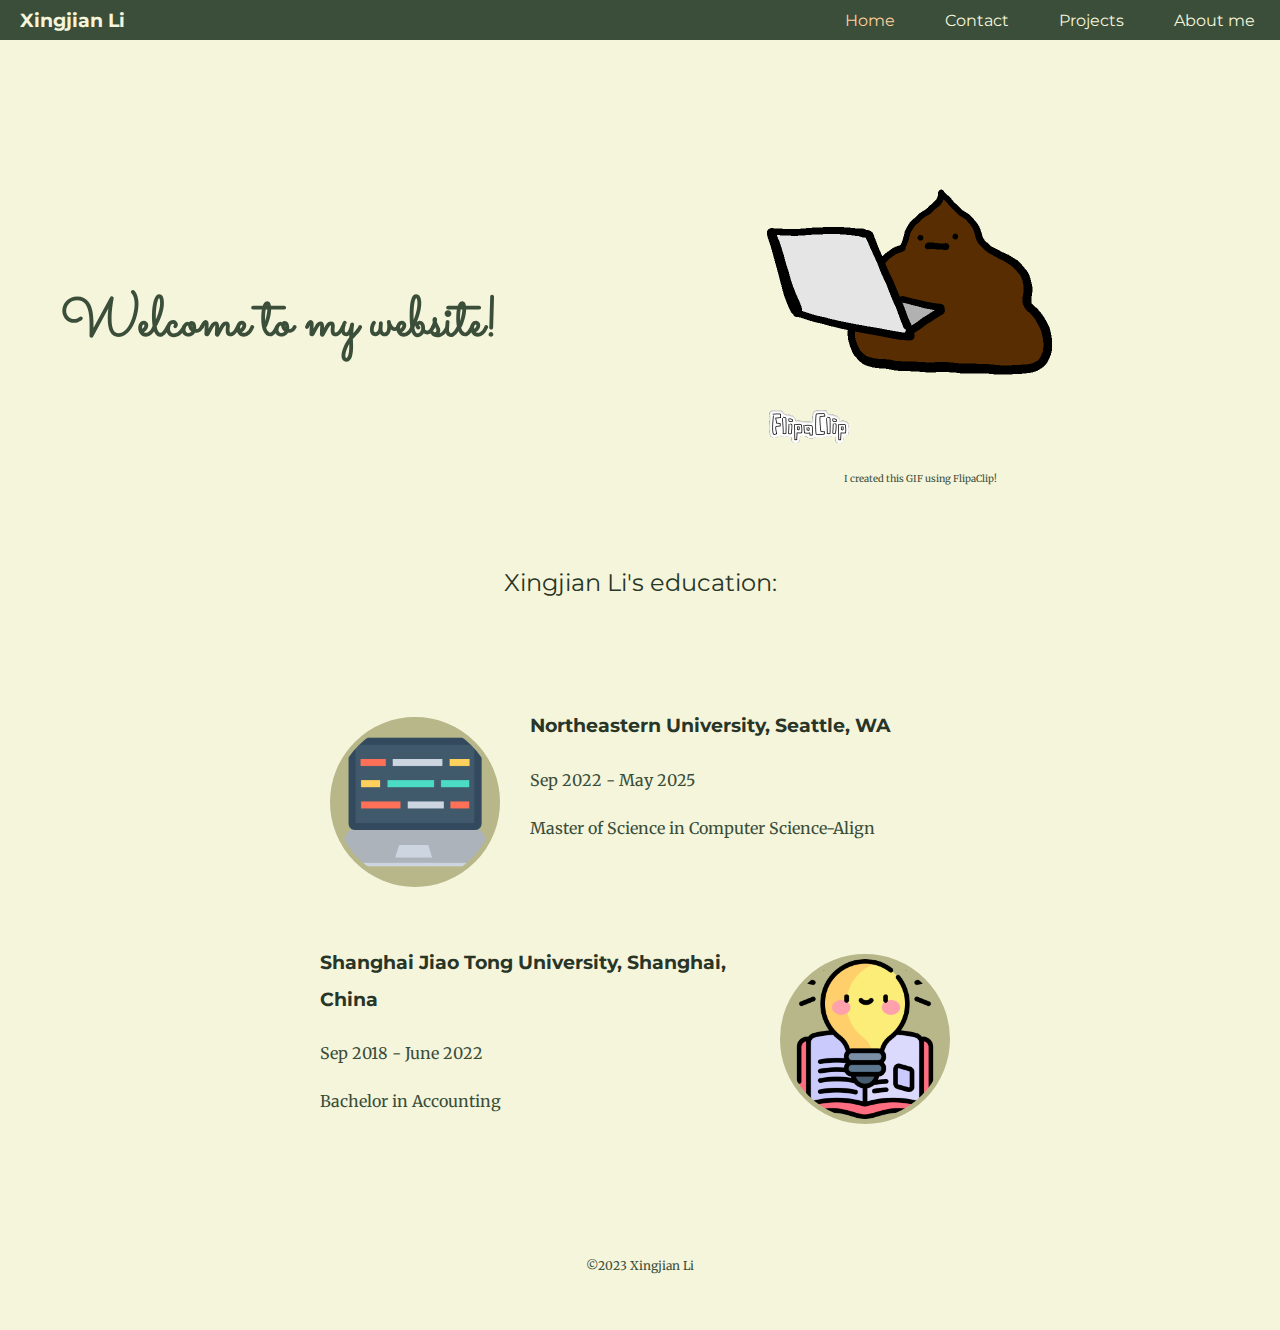
<file: index.html>
<!DOCTYPE html>
<html>
    <head>
        <meta charset="UTF-8">
        <title>Home</title>
        <link rel="stylesheet" type = "text/css" href = "css/styles.css">
        <link rel="stylesheet" type = "text/css" href = "css/index-styles.css">
        <link rel="icon" href="favicon.ico">
        <link rel="preconnect" href="https://fonts.googleapis.com">
        <link rel="preconnect" href="https://fonts.gstatic.com" crossorigin>
        <link href="https://fonts.googleapis.com/css2?family=Merriweather&family=Montserrat&family=Sacramento&display=swap" rel="stylesheet">
    </head>

    <body>
        <div class="navbar">
          <div>
            <h3 class="nav-title">Xingjian Li</h3>
          </div>
          <ul class="nav-content">
            <li><a href="index.html"><span>Home</span></a></li>
            <li><a href="contact.html">Contact</spanContact></a></li>
            <li><a href="projects.html">Projects</a></li>
            <li><a href="myself.html">About me</a></li>
          </ul>
        </div>
        <div class="top">  
            <h1 >Welcome to my website!</h1>
            <div class="gif">
              <img class="star" src="images/Star1.GIF" alt="Star1">
              <p class="about-gif">I created this GIF using FlipaClip!</p>
            </div>
        </div>
        <div class="mid">
            <div>
              <h2>Xingjian Li's education: </h2>
              <div class="edu-row">
                <img class="eduimage computer" src="images/computer.png" alt="edu 1">
                <h3>Northeastern University, Seattle, WA</h3>
                <p>Sep 2022 - May 2025</p>
                <p>Master of Science in Computer Science-Align</p>
              </div>
              <div class="edu-row">
                <img class="eduimage book" src="images/book.png" alt="edu 2">
                <h3>Shanghai Jiao Tong University, Shanghai, China</h3>
                <p>Sep 2018 - June 2022</p>
                <p>Bachelor in Accounting</p>
              </div>
           </div>
        </div>
        <div class="bot">
          <p class = "copyright">©2023 Xingjian Li</p>
        </div>
          
        
    </body>
</html>
</file>
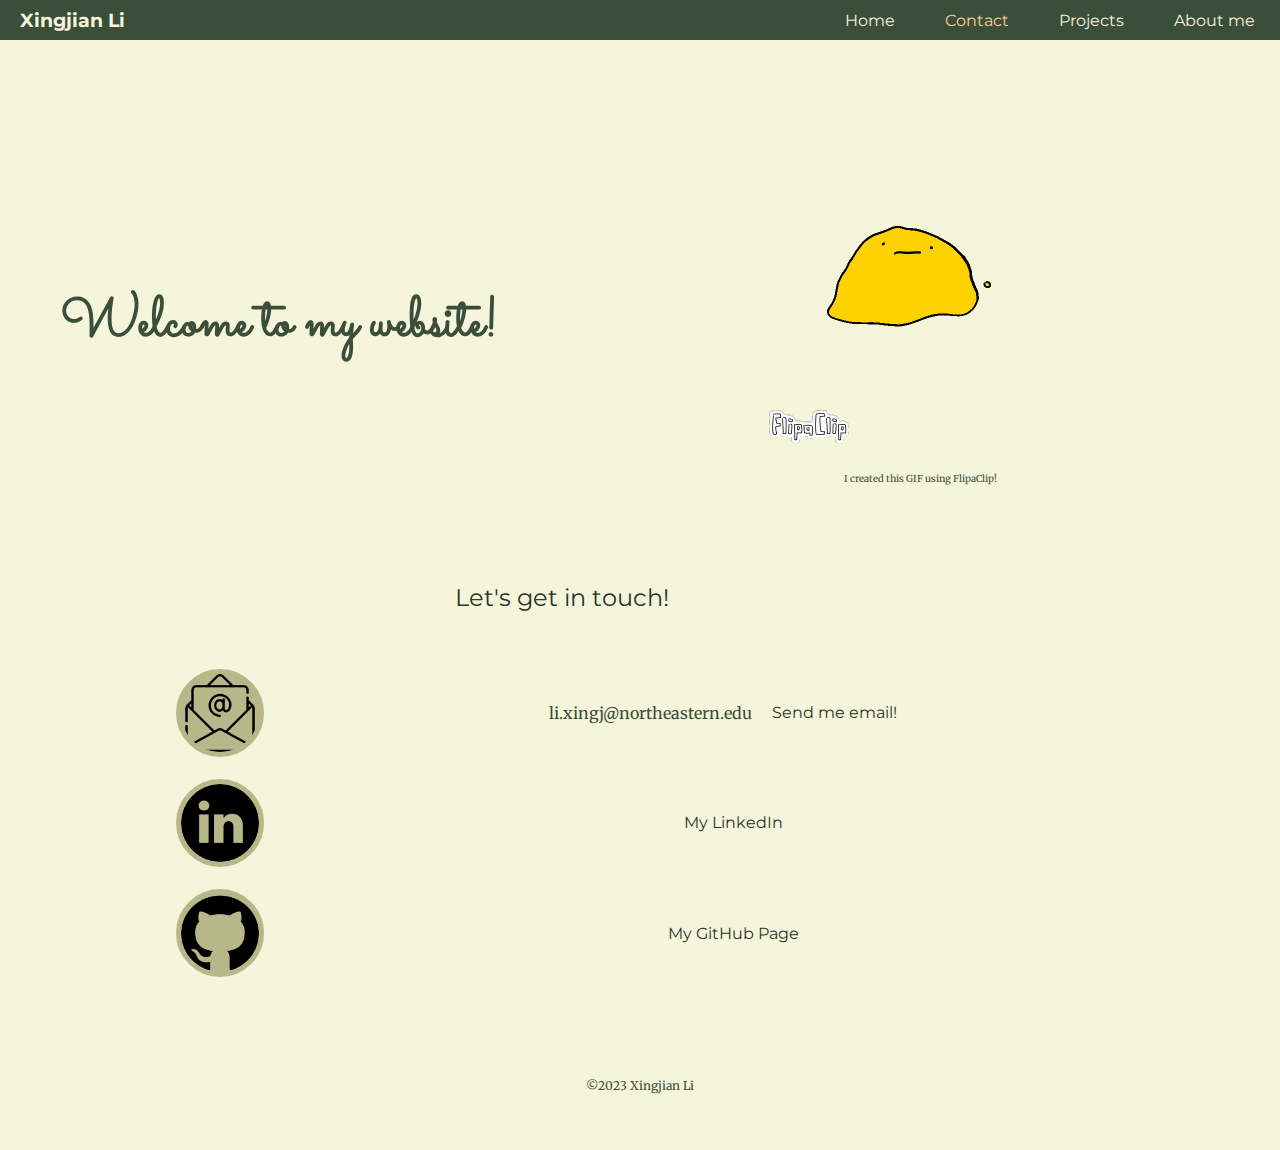
<file: contact.html>
<!DOCTYPE html>
<html>
    <head>
        <meta charset="UTF-8">
        <title>Contact</title>
        <link rel="stylesheet" type = "text/css" href = "css/styles.css">
        <link rel="stylesheet" type = "text/css" href = "css/contact-styles.css">
        <link rel="icon" href = "favicon.ico">
        <link rel="preconnect" href="https://fonts.googleapis.com">
        <link rel="preconnect" href="https://fonts.gstatic.com" crossorigin>
        <link href="https://fonts.googleapis.com/css2?family=Merriweather&family=Montserrat&family=Sacramento&display=swap" rel="stylesheet">
    </head>

    <body>
      <div class="navbar">
        <div>
          <h3 class="nav-title">Xingjian Li</h3>
        </div>
        <ul class="nav-content">
          <li><a href="index.html">Home</a></li>
          <li><a href="contact.html"><span>Contact</span></a></li>
          <li><a href="projects.html">Projects</a></li>
          <li><a href="myself.html">About me</a></li>
        </ul>
      </div>
      <div class="top">  
        <h1>Welcome to my website!</h1>
        <div class="gif">
          <img class="star" src="images/Star2.GIF" alt="Star2">
          <p class="about-gif">I created this GIF using FlipaClip!</p>
        </div>
      </div>
      <div class="grid-container">
        <div class="grid-header grid-content">
          <h2>Let's get in touch!</h2>
        </div>
        <div class="row1-1 grid-content">
          <img class="grid-icons" src="images/email.png" alt="Email">
        </div>
        <div class="row1-2 grid-content">
          li.xingj@northeastern.edu
          <a href="mailto:li.xingj@northeastern.edu">Send me email!</a>
        </div>
        <div class="row2-1 grid-content">
          <img class="grid-icons" src="images/linkedin.png" alt="LinkedIn">
        </div>
        <div class="row2-2 grid-content">
          <a href="https://www.linkedin.com/in/xingjian-li-neu/">My LinkedIn</a>
        </div>
        <div class="row3-1 grid-content">
          <img class="grid-icons" src="images/github.png" alt="GitHub">
        </div>
        <div class="row3-2 grid-content">
          <a href="https://www.github.com/Xingjian-Li-117">My GitHub Page</a>
        </div>
    </div>
      <div class="bot">
        <p class = "copyright">©2023 Xingjian Li</p>
      </div>
          
        
    </body>
</html>
</file>
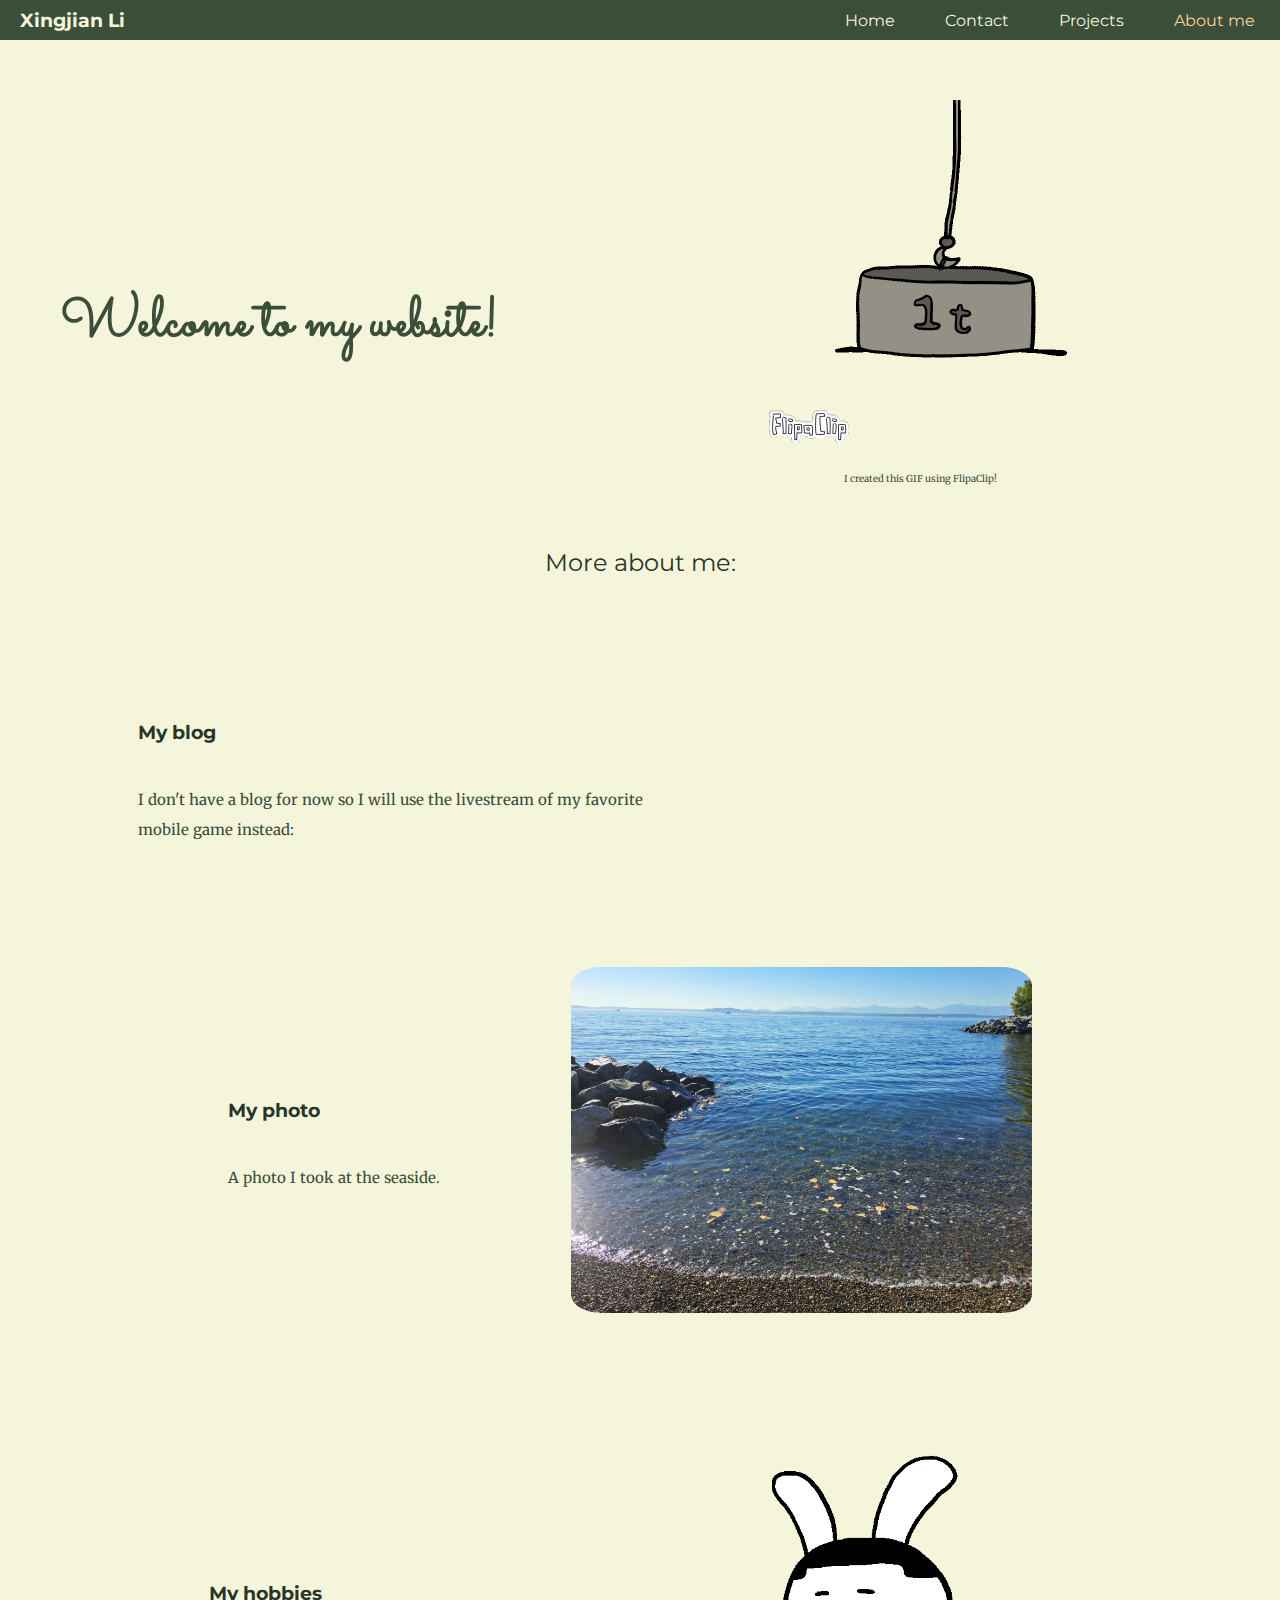
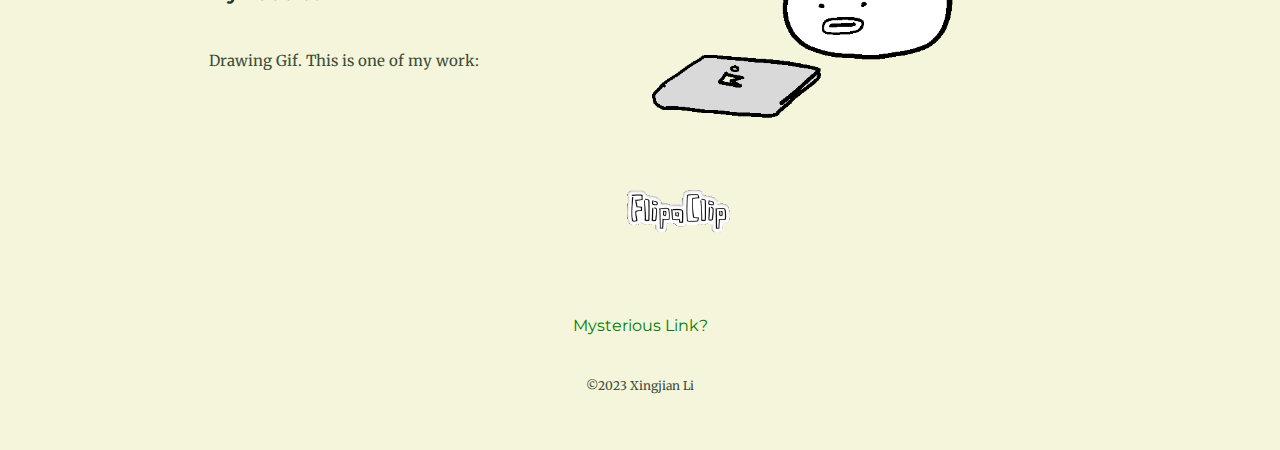
<file: myself.html>
<!DOCTYPE html>
<html>
    <head>
        <meta charset="UTF-8">
        <title>Myself</title>
        <link rel="stylesheet" type = "text/css" href = "css/styles.css">
        <link rel="stylesheet" type = "text/css" href = "css/myself-styles.css">
        <link rel="icon" href = "favicon.ico">
        <link rel="preconnect" href="https://fonts.googleapis.com">
        <link rel="preconnect" href="https://fonts.gstatic.com" crossorigin>
        <link href="https://fonts.googleapis.com/css2?family=Merriweather&family=Montserrat&family=Sacramento&display=swap" rel="stylesheet">
    </head>

    <body>
      <div class="navbar">
        <div>
          <h3 class="nav-title">Xingjian Li</h3>
        </div>
        <ul class="nav-content">
          <li><a href="index.html">Home</a></li>
          <li><a href="contact.html">Contact</a></li>
          <li><a href="projects.html">Projects</a></li>
          <li><a href="myself.html"><span>About me</span></a></li>
        </ul>
      </div>
      <div class="top">  
        <h1>Welcome to my website!</h1>
        <div class="gif">
          <img class="star" src="images/Star4.GIF" alt="Star4">
          <p class="about-gif">I created this GIF using FlipaClip!</p>
        </div>
      </div>
      <h2 class="about-me">More about me: </h2>
        <div class="my-row blog">
            <div class="description">
                <h3>My blog</h3>
                <p>I don't have a blog for now so I will use the livestream of my favorite mobile game instead:</p>
            </div>  
            <iframe width="530" height="280" src="https://www.youtube.com/embed/VNObJ9ZHbbM?si=-Z3IRbyMpzpPT4nM" 
            title="YouTube video player" frameborder="0" allow="accelerometer; autoplay; 
            clipboard-write; encrypted-media; gyroscope; picture-in-picture; web-share" 
            allowfullscreen></iframe>
        </div>
        <div class="my-row photo">
            <div class="description">
                <h3>My photo</h3>
                <p>A photo I took at the seaside.</p>
            </div> 
            <img class="image my-photo" src="images/my.jpeg" alt="my photo">
        </div>
        <div class="my-row hobbies">
            <div class="description">
                <h3>My hobbies</h3>
                <p>Drawing Gif. This is one of my work:</p>
            </div> 
            <img class="image my-photo" src="images/myWork.GIF" alt="my work">
        </div>
      <div class="bot">
        <a href="https://youtu.be/dQw4w9WgXcQ">Mysterious Link? </a>
        <p class = "copyright">©2023 Xingjian Li</p>
      </div>
          
        
    </body>
</html>
</file>
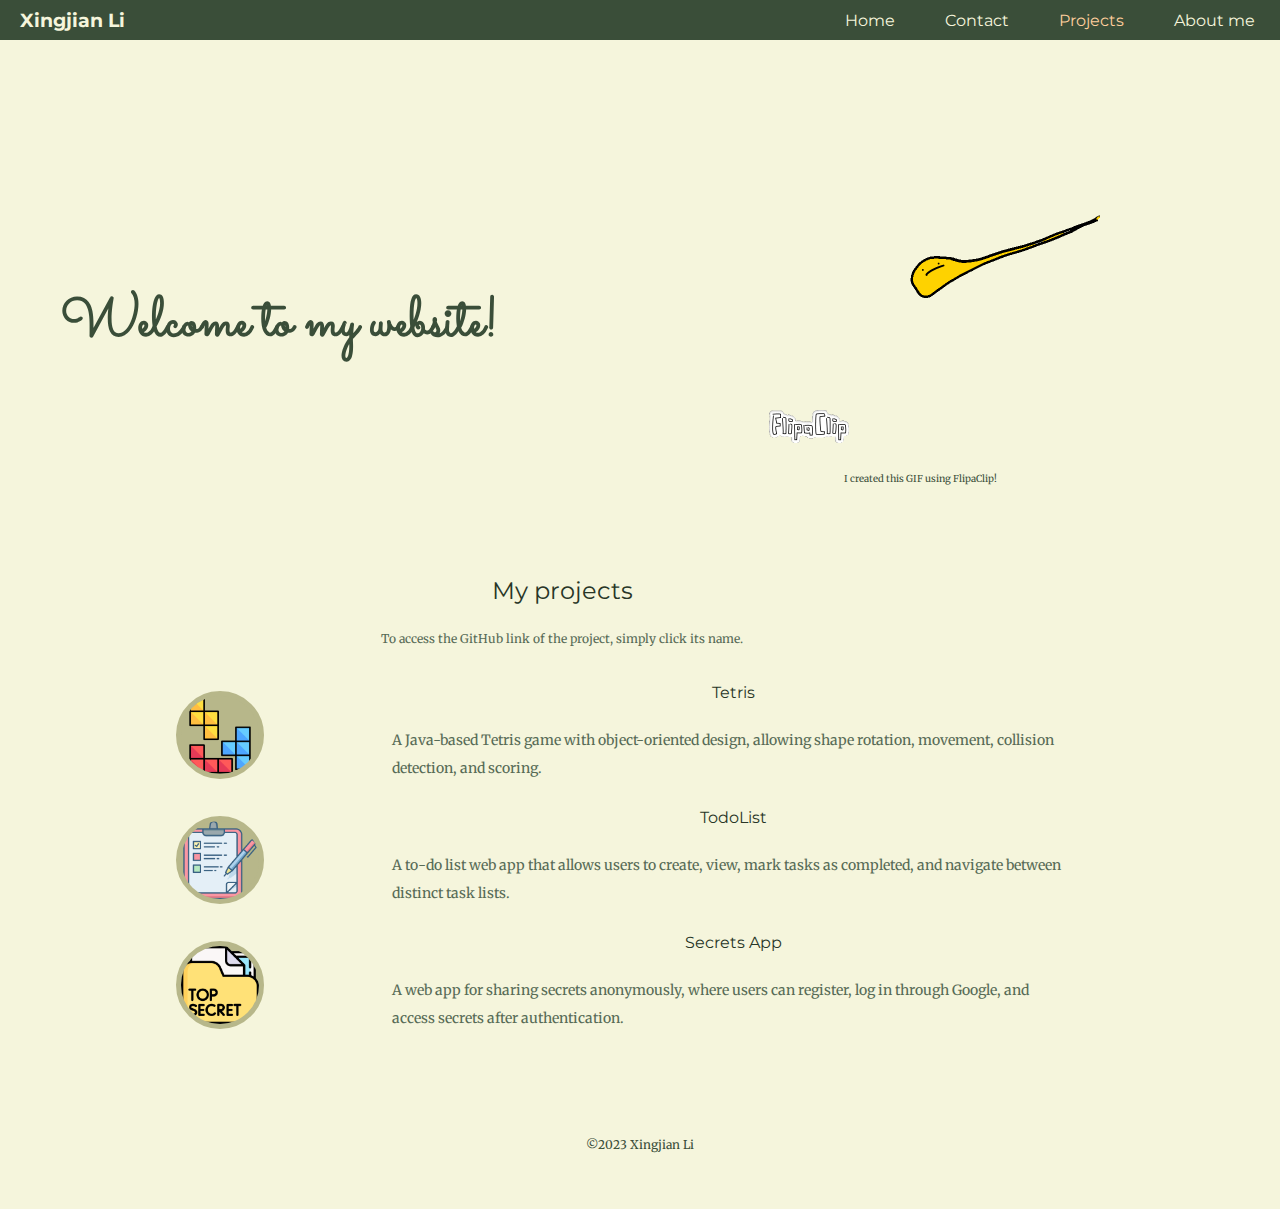
<file: projects.html>
<!DOCTYPE html>
<html>
    <head>
        <meta charset="UTF-8">
        <title>Projects</title>
        <link rel="stylesheet" type = "text/css" href = "css/styles.css">
        <link rel="stylesheet" type = "text/css" href = "css/projects-styles.css">
        <link rel="icon" href = "favicon.ico">
        <link rel="preconnect" href="https://fonts.googleapis.com">
        <link rel="preconnect" href="https://fonts.gstatic.com" crossorigin>
        <link href="https://fonts.googleapis.com/css2?family=Merriweather&family=Montserrat&family=Sacramento&display=swap" rel="stylesheet">
    </head>

    <body>
      <div class="navbar">
        <div>
          <h3 class="nav-title">Xingjian Li</h3>
        </div>
        <ul class="nav-content">
          <li><a href="index.html">Home</a></li>
          <li><a href="contact.html">Contact</a></li>
          <li><a href="projects.html"><span>Projects</span></a></li>
          <li><a href="myself.html">About me</a></li>
        </ul>
      </div>
      <div class="top">  
        <h1>Welcome to my website!</h1>
        <div class="gif">
          <img class="star" src="images/Star3.GIF" alt="Star3">
          <p class="about-gif">I created this GIF using FlipaClip!</p>
        </div>
      </div>
      <div class="grid-container">
        <div class="grid-header grid-content">
          <h2>My projects</h2>
          <p>To access the GitHub link of the project, simply click its name.</p>
        </div>
        <div class="row1-1 grid-content">
          <img class="grid-icons" src="images/tetris.png" alt="Tetris">
        </div>
        <div class="row1-2 grid-content project-description">
          <a href="https://github.com/Xingjian-Li-117/Tetris">Tetris</a>
          <p>A Java-based Tetris game with object-oriented design, 
           allowing shape rotation, movement, collision detection, and scoring.</p>
        </div>
        <div class="row2-1 grid-content">
          <img class="grid-icons" src="images/todolist.png" alt="todolist">
        </div>
        <div class="row2-2 grid-content project-description">
          <a href="https://github.com/Xingjian-Li-117/TodoList">TodoList</a>
          <p>A to-do list web app that allows users to create, view, mark
            tasks as completed, and navigate between distinct task lists.</p>
        </div>
        <div class="row3-1 grid-content">
          <img class="grid-icons" src="images/secrets.png" alt="Secrets">
        </div>
        <div class="row3-2 grid-content project-description">
          <a href="https://github.com/Xingjian-Li-117/Secrets-App">Secrets App</a>
          <p>A web app for sharing secrets anonymously, 
            where users can register, log in through Google, and access secrets after authentication.</p>
        </div>
    </div>
      <div class="bot">
        
        <p class = "copyright">©2023 Xingjian Li</p>
      </div>
          
        
    </body>
</html>
</file>
<file: css/styles.css>
body {
    color: #3a4e39;
    background-color: #F5F5DC;
    text-align: center;
    font-family: 'Merriweather', serif;
    font-size: 2ems;
    /* to remove the margin on top & left of the navbar: */
    margin: 0;  
}

.top {
    position: relative;
    padding-top: 100px;
    display: flex;
    flex-direction: row;
    justify-content: space-between;
    align-items: center;
    z-index: 1;
}

.mid {
    z-index: 1;
    margin: 70px 0;
}

.bot {
    z-index: 1;
    line-height: 2;
    padding: 5px 0 20px;
}

/* ---------images--------- */
.gif {
    display: flex;
    flex-direction: column;
    justify-content: space-between;
    align-items: center;
}

.star {
    width: 50%;
    margin: 0 auto 0 auto; 
}

/* ---------navbar--------- */
.navbar {
    position: fixed;
    z-index: 2;

    width: 100%;
    height: 40px;
    margin: 0 auto;
    background-color: #3a4e39;

    transition: all 0.3s;

    display: flex;
    justify-content: space-between;
    align-items: center;
}

.navbar ul {
    padding: 0;
    list-style: none;
    display: flex;
    opacity: 0;
    transition: all 0.3s ease;
}

.navbar:hover ul{
    opacity: 100%;
}

.nav-title {
    z-index: 2;
    color: #F5F5DC;
    margin-left: 20px;
}
    
.navbar li {
    display: inline;
    margin-left: 5px;
    margin-right: 5px;
}

.navbar a {
    color: #F5F5DC; 
}

.navbar a span {
    color: #FFCF9D;
}

a{
    color:#283527;
    font-family: 'Montserrat', sans-serif;
    text-decoration: none;
    margin: 10px 20px;
    font-size: 100%;
    transition: all 0.3s;
}

a:hover{
    color:#FFB000;
    text-decoration: underline;
    font-size: 105%;
}

/* ---------grid-------- */
.grid-container{
    display: grid;
    width: 80%;
    height: 80%;
    margin: 50px;
    grid-gap: 2px;
    grid-template-columns: 1fr 1fr 1fr;
    grid-template-rows: 1fr 1fr 1fr;
    grid-template-areas: 
    "a a a" 
    "b c c" 
    "d e e" 
    "f g g";
}

.grid-content{
    display: flex;
    justify-content: center;
    align-items: center;
}

.grid-header{
    grid-area: a;
}

.row1-1 {
    grid-area: b;
}

.row1-2 {
    grid-area: c;
}

.row2-1 {
    grid-area: d;
}

.row2-2 {
    grid-area: e;
}

.row3-1 {
    grid-area: f;
}

.row3-2 {
    grid-area: g;
}

.grid-icons {
    width: 23%;
    background-color: #B7B78A;
    border-radius: 50%;
    border: solid;
    border-color: #B7B78A;
    border-width: 5px;
    margin: 10px; 
    transition: width 0.3s;
}

.grid-icons:hover {
    width: 24%;
}



/* ---------text--------- */

h1{
    margin: 50px auto 0 auto;
    font-family: 'Sacramento', cursive;
    font-size: 3.5rem;  
    color: #3a4e39;
    line-height: 2;
    z-index: 2;
}

h2{
    font-family: 'Montserrat', sans-serif;
    font-weight: normal;
    color: #283527;
    padding-bottom: 10px;
}

h3{
    color: #283527;
    font-family: 'Montserrat', sans-serif;
}

p{
    line-height: 2;
}

.z {
    text-decoration: underline;
}

.about-gif{
    font-size: 0.6rem;
}

.copyright {
    color: #3a4e39;
    font-size: 0.75rem;
    padding: 20px 0;
}


/* ---------media--------- */

@media (max-width: 640px) {
    .top {
        flex-direction: column;
    }

    .navbar {
        text-align: center;
        flex-direction: column;
        height: 40px;
    }

    .navbar:hover {
        height: 80px;
    }

    .navbar ul:hover{
        margin-top: 0;
    }

    .nav-title {
        margin-top: 8px;
        margin-bottom: 0;
    }

    .grid-icons {
        width: 35%;
    }

    .grid-icons:hover {
        width: 36.5%;
    }

  }
</file>
<file: css/index-styles.css>
.edu-row{
    width: 50%;
    margin: 100px auto 100px auto;
    text-align: left;
    line-height: 2;
}

/* ---------images--------- */
.eduimage {
    width: 25%;
    background-color: #B7B78A;
    border-radius: 50%;
    border: solid;
    border-color: #B7B78A;
    border-width: 5px;
    margin: 10px; 
    transition: width 0.3s;
}

.eduimage:hover {
    width: 26%;
}

.computer {
    float: left;
    margin-right: 30px;
}

.book {
    float: right;
    margin-left: 30px;
}
</file>
<file: css/contact-styles.css>
.row1-2 {
    flex-direction: row;
}

@media (max-width: 640px) {
    .row1-2{
        flex-direction: column;
    }
}
</file>
<file: css/myself-styles.css>
p{
    font-size: 15px;
}

.my-row{
    width: 80%;
    margin: 20px auto;
    text-align: left;
    line-height: 2;
    display: flex;
    flex-direction: row;
    justify-content:space-evenly;
    align-items: center;
}

.description{
    display: flex;
    flex-direction: column;
    padding: 10px;
}

/* ---------images--------- */
.my-photo {
    width: 45%;
    float: left;
    border-radius: 10%;
    margin: 10px;
    padding: 20px;
    transition: width 0.3s;
}

.my-photo:hover {
    width: 46.5%;
}

.bot a:first-child{
    color: green;
}

.about-me{
    margin-top: 50px;
    margin-bottom: 50px;
}

/* ---------media--------- */
@media (max-width: 640px) {
    .my-row{
        flex-direction: column;
    }

    .my-photo{
        width: 70%;
    }

    .my-photo:hover{
        width: 73%;
    }
}
</file>
<file: css/projects-styles.css>
.grid-header{
    display: flex;
    flex-direction: column;
}

.grid-header h2{
    margin-bottom: 0px;
}

.grid-header p{
    font-size: 12px;
    color: #576b56;
}

.project-description{
    display: flex;
    flex-direction: column;
}

.project-description p{
    text-align: left;
    font-size: 14px;
    color: #576b56;
}
</file>
